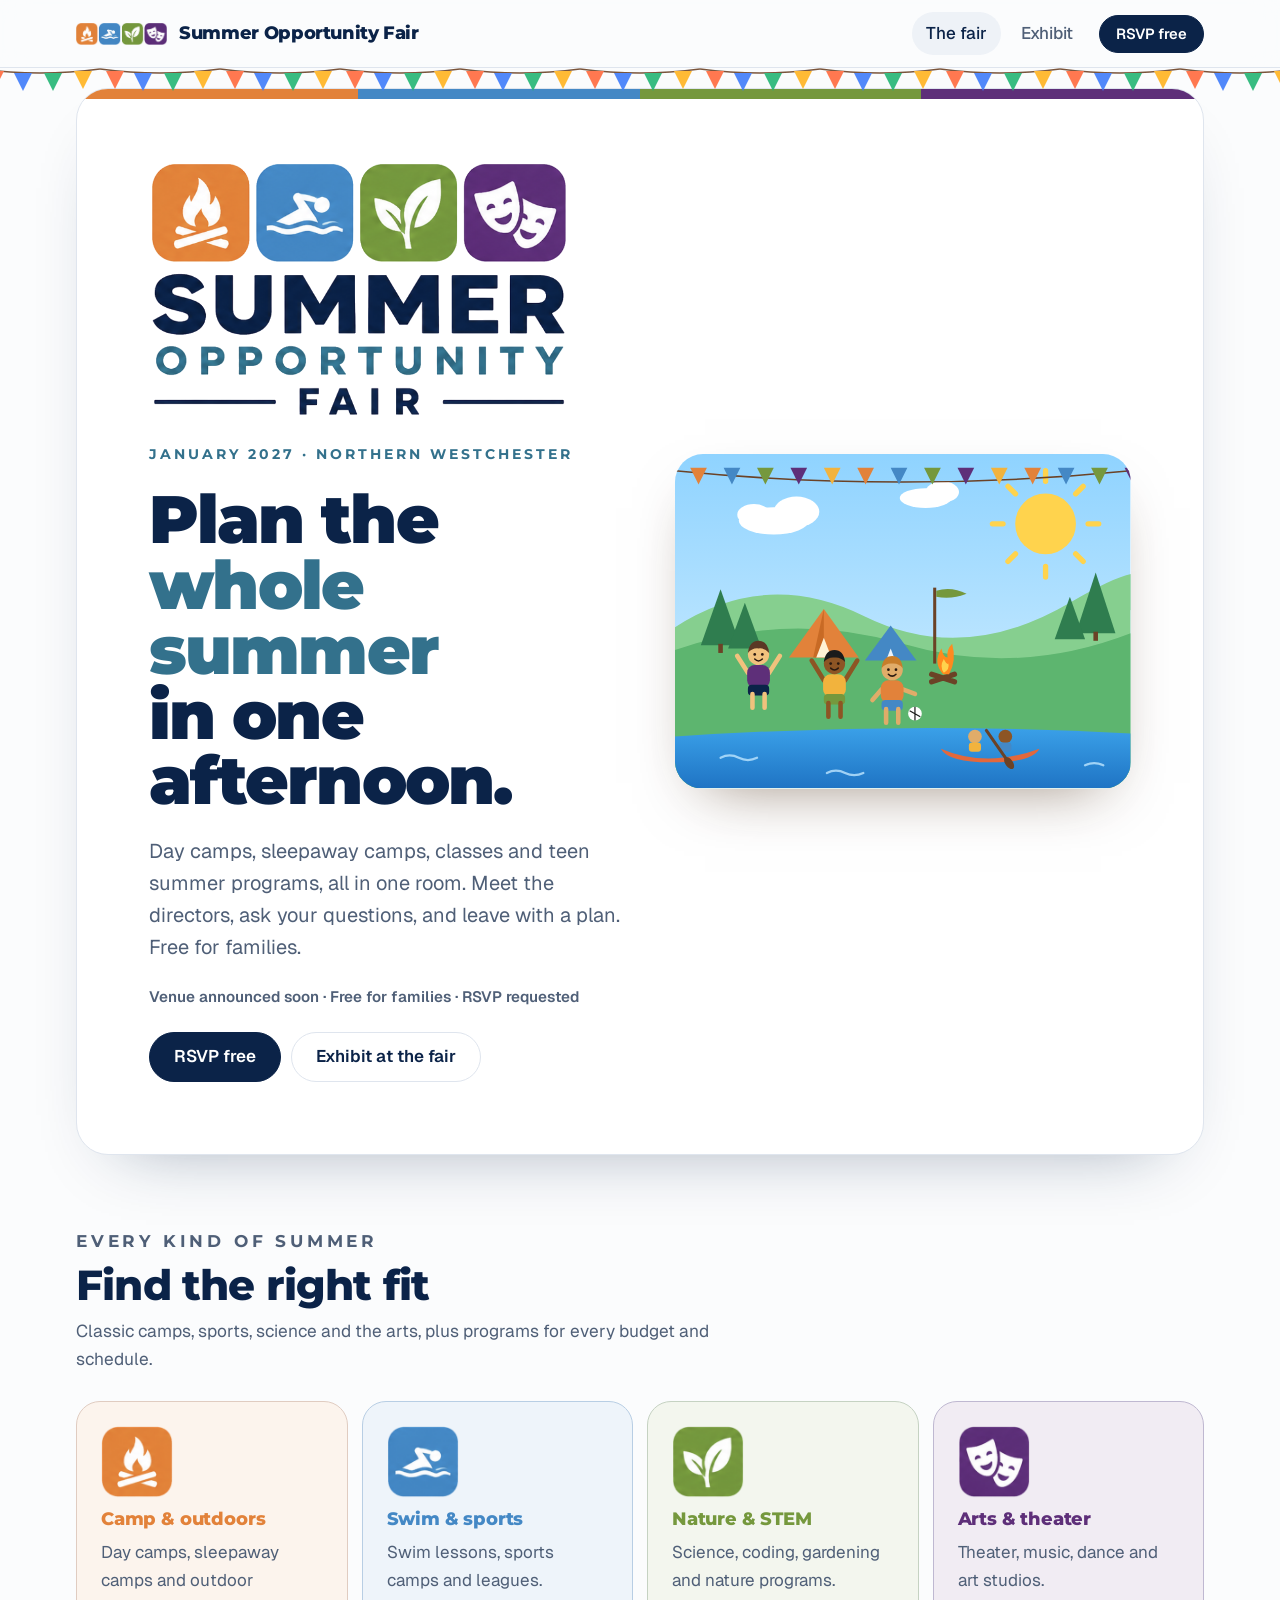
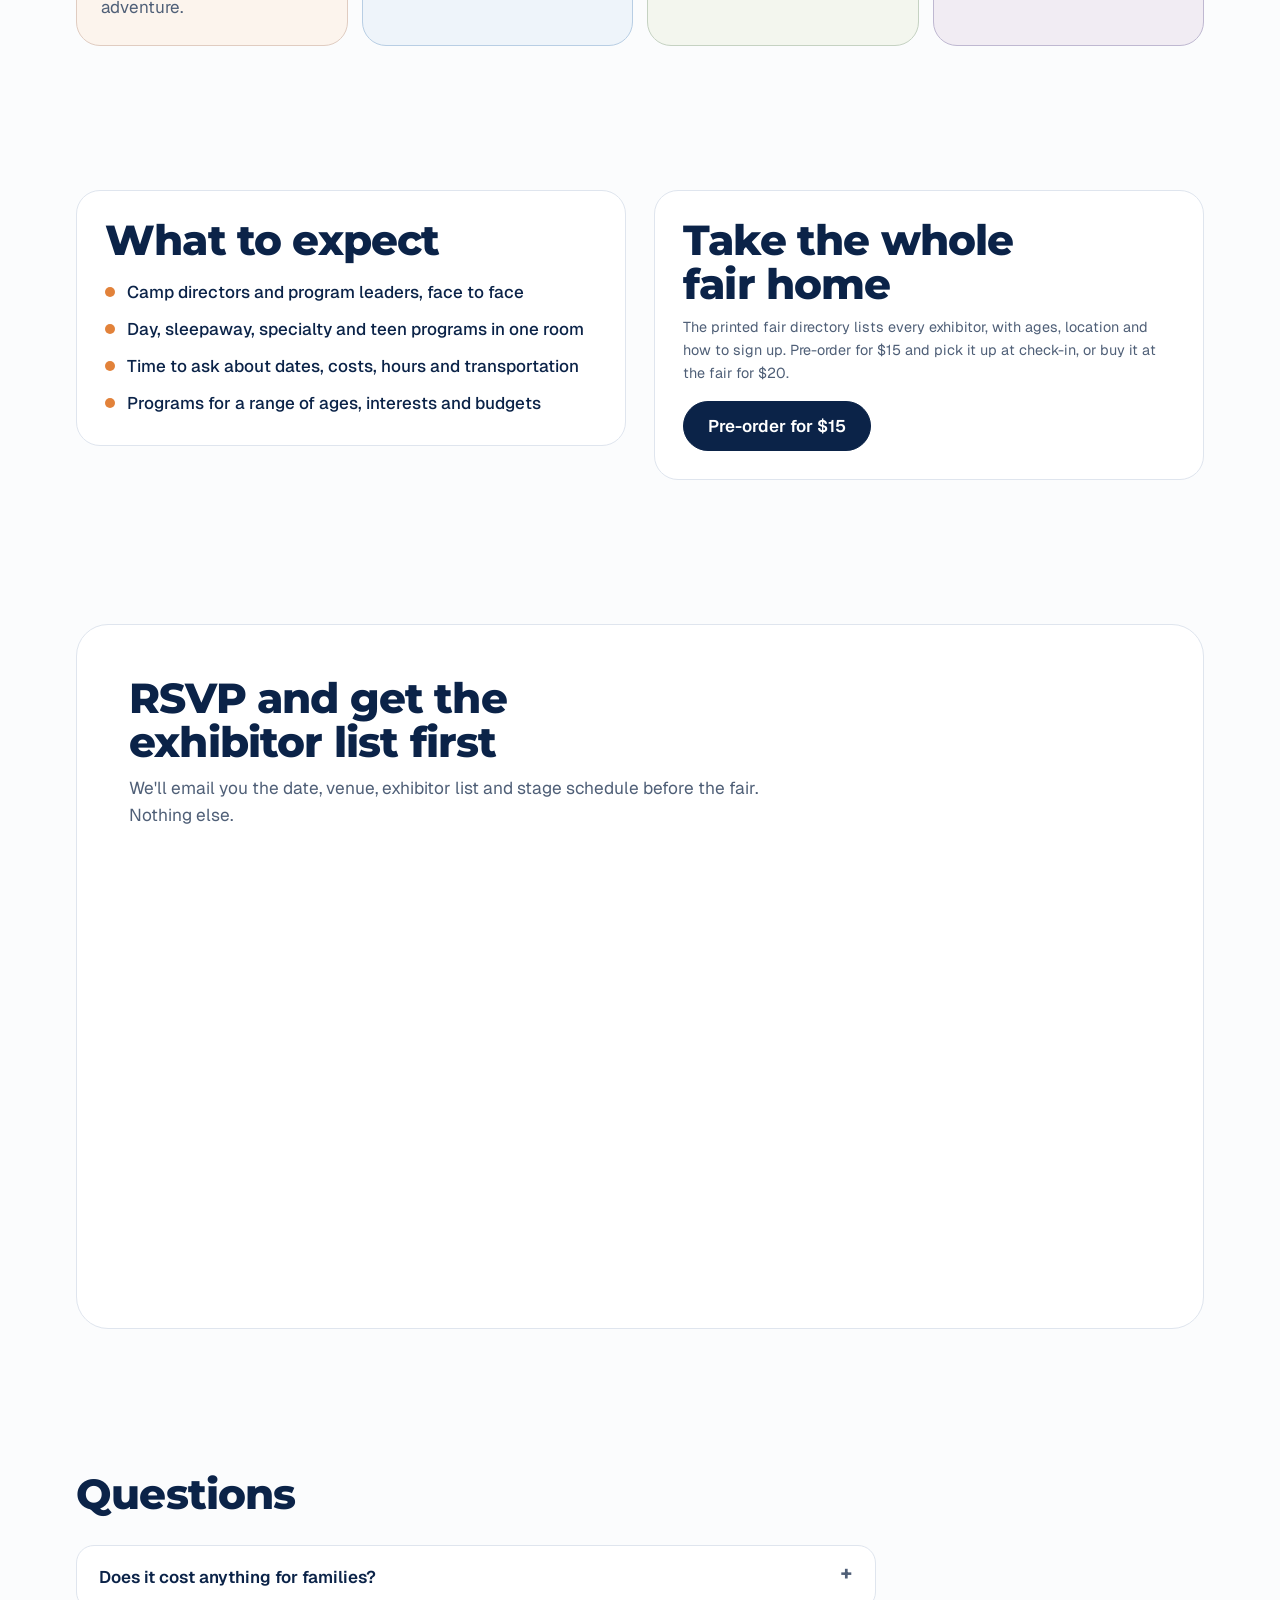
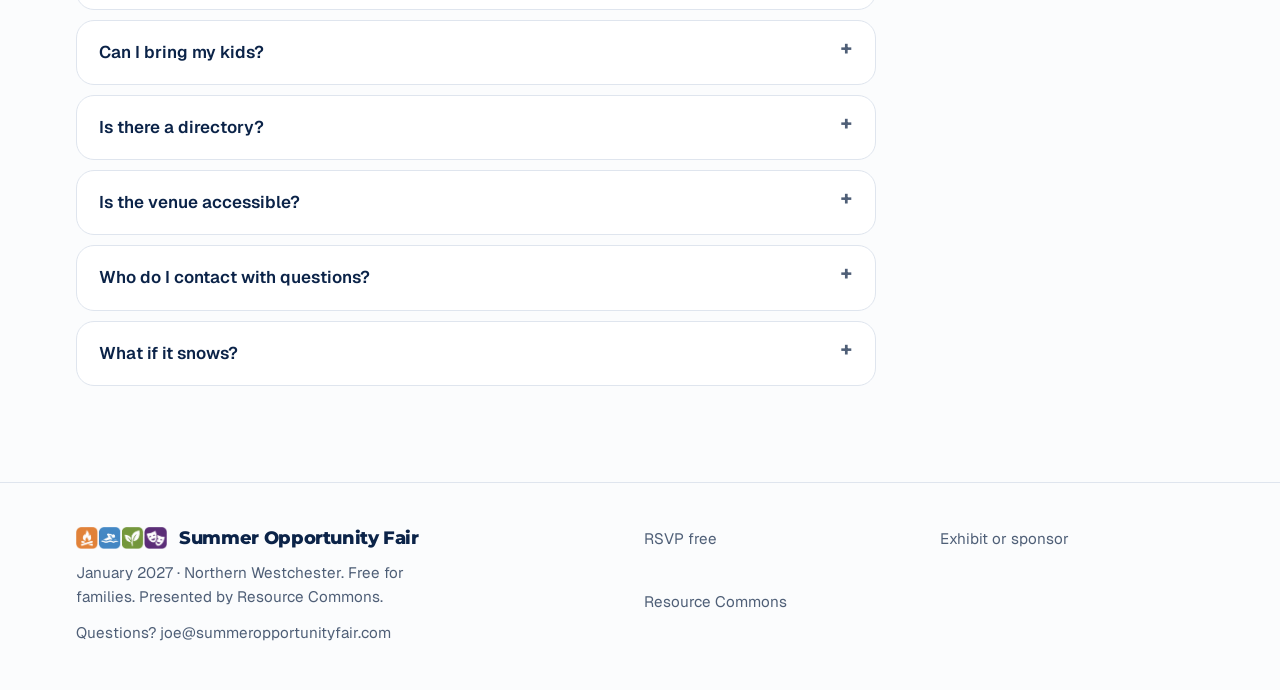
<file: index.html>
<!doctype html>
<html lang="en">
<head>
<meta charset="utf-8">
<meta name="viewport" content="width=device-width, initial-scale=1, viewport-fit=cover">
<title>Summer Opportunity Fair</title>
<meta name="description" content="Westchester&#x27;s summer camp and teen opportunity fair. Day camps, sleepaway camps, classes and teen programs in one room. Free for families.">
<link rel="preconnect" href="https://fonts.googleapis.com">
<link rel="preconnect" href="https://fonts.gstatic.com" crossorigin>
<link rel="stylesheet" href="https://fonts.googleapis.com/css2?family=Montserrat:wght@600;700;800;900&family=Geist:wght@400;500;600&display=swap">
<link rel="icon" href="favicon.ico" sizes="any">
<link rel="icon" type="image/png" sizes="32x32" href="favicon-32.png">
<link rel="apple-touch-icon" href="apple-touch-icon.png">
<meta name="theme-color" content="#0b2348">
<meta property="og:type" content="website">
<meta property="og:site_name" content="Summer Opportunity Fair">
<meta property="og:title" content="Summer Opportunity Fair">
<meta property="og:description" content="Westchester&#x27;s summer camp and teen opportunity fair. Day camps, sleepaway camps, classes and teen programs in one room. Free for families.">
<meta property="og:image" content="https://summeropportunityfair.com/og-image.png">
<meta property="og:image:width" content="1200">
<meta property="og:image:height" content="630">
<meta property="og:url" content="https://summeropportunityfair.com/">
<meta name="twitter:card" content="summary_large_image">
<meta name="twitter:image" content="https://summeropportunityfair.com/og-image.png">
<link rel="stylesheet" href="style.css">
</head>
<body>
<header class="top"><div class="wrap top-in">
<a class="brand" href="index.html"><img class="brand-tiles" src="logo-tiles.png" alt="" width="82" height="20"><span>Summer Opportunity Fair</span></a>
<nav class="nav"><a href="index.html" aria-current="page">The fair</a><a href="exhibit.html">Exhibit</a><a class="btn small" href="index.html#rsvp">RSVP free</a></nav>
</div><div class="bunting-strip" aria-hidden="true"></div></header>
<main class="summer">
<section class="ev-hero"><div class="wrap"><div class="panel hero-split"><div class="hero-text">
<img class="hero-logo" src="logo.png" alt="Summer Opportunity Fair" width="829" height="506">
<p class="kicker">January 2027 · Northern Westchester</p>
<h1>Plan the <span class="tl">whole summer</span> in one afternoon.</h1>
<p class="lede">Day camps, sleepaway camps, classes and teen summer programs, all in one room. Meet the directors, ask your questions, and leave with a plan. Free for families.</p>
<p class="hero-note">Venue announced soon · Free for families · RSVP requested</p>
<div class="cta"><a class="btn" href="#rsvp">RSVP free</a><a class="btn ghost" href="exhibit.html">Exhibit at the fair</a></div>
</div><div class="hero-art" id="hero-art"><svg class="scene" viewBox="0 0 600 440" role="img" aria-label="Illustration of kids playing at a summer camp by a lake, with tents, a canoe and a campfire">
<defs>
<clipPath id="sc"><rect width="600" height="440" rx="28"/></clipPath>
<linearGradient id="sky" x1="0" y1="0" x2="0" y2="1"><stop offset="0" stop-color="#8fd3ff"/><stop offset="1" stop-color="#d9f1ff"/></linearGradient>
<linearGradient id="lake" x1="0" y1="0" x2="0" y2="1"><stop offset="0" stop-color="#3aa0e8"/><stop offset="1" stop-color="#1f74c4"/></linearGradient>
</defs>
<g clip-path="url(#sc)">
<rect width="600" height="440" fill="url(#sky)"/>
<g class="sun"><circle cx="488" cy="92" r="40" fill="#ffd34d"/>
<g stroke="#ffd34d" stroke-width="7" stroke-linecap="round"><path d="M488 92 m0 -56 v-14" transform="rotate(0 488 92)"/><path d="M488 92 m0 -56 v-14" transform="rotate(45 488 92)"/><path d="M488 92 m0 -56 v-14" transform="rotate(90 488 92)"/><path d="M488 92 m0 -56 v-14" transform="rotate(135 488 92)"/><path d="M488 92 m0 -56 v-14" transform="rotate(180 488 92)"/><path d="M488 92 m0 -56 v-14" transform="rotate(225 488 92)"/><path d="M488 92 m0 -56 v-14" transform="rotate(270 488 92)"/><path d="M488 92 m0 -56 v-14" transform="rotate(315 488 92)"/></g></g>
<g class="cloud"><ellipse cx="130" cy="88" rx="46" ry="18" fill="#fff"/><ellipse cx="160" cy="76" rx="30" ry="20" fill="#fff"/><ellipse cx="104" cy="80" rx="22" ry="14" fill="#fff"/></g>
<g class="cloud c2"><ellipse cx="330" cy="58" rx="34" ry="13" fill="#fff"/><ellipse cx="352" cy="50" rx="22" ry="14" fill="#fff"/></g>
<path d="M0 228 Q120 150 250 214 T520 196 T600 206 V440 H0z" fill="#86cf8f"/>
<path d="M0 258 Q150 206 300 250 T600 236 V440 H0z" fill="#5db56f"/>
<g fill="#2f7d4f">
<path d="M34 252 l26 -74 l26 74z"/><path d="M70 256 l22 -60 l22 60z"/><path d="M528 236 l26 -80 l26 80z"/><path d="M500 244 l20 -56 l20 56z"/></g>
<g fill="#6b4226"><rect x="57" y="250" width="6" height="12"/><rect x="551" y="234" width="6" height="12"/></g>
<path d="M0 372 Q300 352 600 368 V440 H0z" fill="url(#lake)"/>
<g stroke="#bfe6ff" stroke-width="3" stroke-linecap="round" fill="none" opacity=".8"><path d="M60 400 q12 -6 24 0 q12 6 24 0"/><path d="M200 420 q12 -6 24 0 q12 6 24 0"/><path d="M540 410 q12 -6 24 0"/></g>
<g class="canoe"><g transform="translate(-30 50)">
<path d="M380 338 q60 26 130 0 q-10 18 -65 18 q-55 0 -65 -18z" fill="#e2683c"/>
<circle cx="425" cy="322" r="9" fill="#e0ac69"/><rect x="417" y="330" width="16" height="12" rx="4" fill="#f2b33d"/>
<circle cx="465" cy="322" r="9" fill="#8d5524"/><rect x="457" y="330" width="16" height="12" rx="4" fill="#4488c5"/>
<path d="M440 314 l28 40" stroke="#6b4226" stroke-width="4" stroke-linecap="round"/><ellipse cx="470" cy="357" rx="5" ry="9" fill="#6b4226" transform="rotate(-35 470 357)"/>
</g></g>
<g><path d="M150 268 l46 -64 l46 64z" fill="#e2823a"/><path d="M196 204 l0 64 l-14 0z" fill="#c86a25"/><path d="M186 268 l10 -26 l10 26z" fill="#fff2d6"/></g>
<g><path d="M250 272 l34 -46 l34 46z" fill="#4488c5"/><path d="M278 272 l6 -16 l6 16z" fill="#eaf3fb"/></g>
<g><rect x="340" y="176" width="4" height="100" fill="#6b4226"/><path class="flag" d="M344 180 q20 -6 40 4 q-20 8 -40 4z" fill="#75983d"/></g>
<g class="fire"><path d="M338 300 l30 -10 M338 290 l30 10" stroke="#6b4226" stroke-width="7" stroke-linecap="round"/>
<path d="M353 290 q-14 -16 -2 -34 q2 12 8 12 q-2 -10 6 -18 q6 22 -4 40z" fill="#ff8a1f"/><path d="M354 288 q-6 -8 0 -18 q4 8 6 6 q2 8 -6 12z" fill="#ffd34d"/></g>
<g class="kid">
<path d="M96 288 l-14 -22 M124 288 l14 -22" stroke="#f1c27d" stroke-width="6" stroke-linecap="round"/>
<rect x="95" y="278" width="30" height="30" rx="10" fill="#5e2f79"/>
<rect x="96" y="304" width="28" height="14" rx="5" fill="#0b2348"/>
<path d="M102 316 v18 M118 316 v18" stroke="#f1c27d" stroke-width="6" stroke-linecap="round"/>
<circle cx="110" cy="264" r="14" fill="#f1c27d"/>
<path d="M96 262 q2 -16 14 -16 q12 0 14 16 q-6 -7 -14 -6 q-8 -1 -14 6z" fill="#5a3825"/>
<circle cx="105" cy="264" r="1.8" fill="#2a1a10"/><circle cx="115" cy="264" r="1.8" fill="#2a1a10"/>
<path d="M105 270 q5 5 10 0" stroke="#2a1a10" stroke-width="2" fill="none" stroke-linecap="round"/>
</g>
<g class="kid jumper">
<path d="M196 298 l-16 -26 M224 298 l16 -26" stroke="#8d5524" stroke-width="6" stroke-linecap="round"/>
<rect x="195" y="290" width="30" height="30" rx="10" fill="#f2b33d"/>
<rect x="196" y="316" width="28" height="14" rx="5" fill="#75983d"/>
<path d="M202 328 v18 M218 328 v18" stroke="#8d5524" stroke-width="6" stroke-linecap="round"/>
<circle cx="210" cy="276" r="14" fill="#8d5524"/>
<path d="M196 274 q2 -16 14 -16 q12 0 14 16 q-6 -7 -14 -6 q-8 -1 -14 6z" fill="#1b1b1b"/>
<circle cx="205" cy="276" r="1.8" fill="#2a1a10"/><circle cx="215" cy="276" r="1.8" fill="#2a1a10"/>
<path d="M205 282 q5 5 10 0" stroke="#2a1a10" stroke-width="2" fill="none" stroke-linecap="round"/>
</g>
<g class="kid">
<path d="M272 310 l-12 14 M300 310 l16 6" stroke="#e0ac69" stroke-width="6" stroke-linecap="round"/>
<rect x="271" y="298" width="30" height="30" rx="10" fill="#e2823a"/>
<rect x="272" y="324" width="28" height="14" rx="5" fill="#4488c5"/>
<path d="M278 336 v18 M294 336 v18" stroke="#e0ac69" stroke-width="6" stroke-linecap="round"/>
<circle cx="286" cy="284" r="14" fill="#e0ac69"/>
<path d="M272 282 q2 -16 14 -16 q12 0 14 16 q-6 -7 -14 -6 q-8 -1 -14 6z" fill="#c77d2a"/>
<circle cx="281" cy="284" r="1.8" fill="#2a1a10"/><circle cx="291" cy="284" r="1.8" fill="#2a1a10"/>
<path d="M281 290 q5 5 10 0" stroke="#2a1a10" stroke-width="2" fill="none" stroke-linecap="round"/>
</g>
<circle cx="316" cy="342" r="9" fill="#fff"/><path d="M309 338 l14 8 M316 333 v18" stroke="#1b1b1b" stroke-width="1.6"/>
<path d="M0 22 Q300 52 600 22" stroke="#6b4226" stroke-width="2" fill="none"/>
<g class="bunting"><path d="M20 18 l22 0 l-11 22z" fill="#e2823a"/><path d="M64 18 l22 0 l-11 22z" fill="#4488c5"/><path d="M108 18 l22 0 l-11 22z" fill="#75983d"/><path d="M152 18 l22 0 l-11 22z" fill="#5e2f79"/><path d="M196 18 l22 0 l-11 22z" fill="#f2b33d"/><path d="M240 18 l22 0 l-11 22z" fill="#e2823a"/><path d="M284 18 l22 0 l-11 22z" fill="#4488c5"/><path d="M328 18 l22 0 l-11 22z" fill="#75983d"/><path d="M372 18 l22 0 l-11 22z" fill="#5e2f79"/><path d="M416 18 l22 0 l-11 22z" fill="#f2b33d"/><path d="M460 18 l22 0 l-11 22z" fill="#e2823a"/><path d="M504 18 l22 0 l-11 22z" fill="#4488c5"/><path d="M548 18 l22 0 l-11 22z" fill="#75983d"/><path d="M592 18 l22 0 l-11 22z" fill="#5e2f79"/></g>
</g></svg></div></div></div></section>
<section class="band"><div class="wrap">
<div class="sec-h"><p class="kicker">Every kind of summer</p><h2>Find the right fit</h2><p>Classic camps, sports, science and the arts, plus programs for every budget and schedule.</p></div>
<div class="cats">
<div class="cat orange"><img src="tile-camp.png" alt="" width="80" height="80"><h3>Camp & outdoors</h3><p>Day camps, sleepaway camps and outdoor adventure.</p></div>
<div class="cat blue"><img src="tile-sports.png" alt="" width="80" height="80"><h3>Swim & sports</h3><p>Swim lessons, sports camps and leagues.</p></div>
<div class="cat green"><img src="tile-nature.png" alt="" width="80" height="80"><h3>Nature & STEM</h3><p>Science, coding, gardening and nature programs.</p></div>
<div class="cat purple"><img src="tile-arts.png" alt="" width="80" height="80"><h3>Arts & theater</h3><p>Theater, music, dance and art studios.</p></div>
</div></div></section>
<section class="band"><div class="wrap two">
<div><h2>What to expect</h2><ul class="talks"><li>Camp directors and program leaders, face to face</li><li>Day, sleepaway, specialty and teen programs in one room</li><li>Time to ask about dates, costs, hours and transportation</li><li>Programs for a range of ages, interests and budgets</li></ul></div>
<div><h2>Take the whole fair home</h2><p class="small-note">The printed fair directory lists every exhibitor, with ages, location and how to sign up. Pre-order for $15 and pick it up at check-in, or buy it at the fair for $20.</p><div class="cta"><a class="btn" data-link="pay-PREORDER" href="#">Pre-order for $15</a></div></div>
</div></section>
<section class="band" id="rsvp"><div class="wrap">
<div class="signup-card">
<div class="sec-h"><h2>RSVP and get the exhibitor list first</h2><p>We'll email you the date, venue, exhibitor list and stage schedule before the fair. Nothing else.</p></div>
<iframe data-tally-src="https://tally.so/embed/M1azbY?alignLeft=1&hideTitle=1&transparentBackground=1&dynamicHeight=1" loading="lazy" width="100%" height="420" frameborder="0" marginheight="0" marginwidth="0" title="Family RSVP"></iframe>
<script>var d=document,w="https://tally.so/widgets/embed.js",v=function(){"undefined"!=typeof Tally?Tally.loadEmbeds():d.querySelectorAll("iframe[data-tally-src]:not([src])").forEach(function(e){e.src=e.dataset.tallySrc})};if("undefined"!=typeof Tally)v();else if(d.querySelector('script[src="'+w+'"]')==null){var s=d.createElement("script");s.src=w,s.onload=v,s.onerror=v,d.body.appendChild(s);}</script></div>
</div></section>
<section class="band"><div class="wrap">
<div class="sec-h"><h2>Questions</h2></div>
<div class="faq">
<details><summary>Does it cost anything for families?</summary><p>No. The fair is always free for families.</p></details>
<details><summary>Can I bring my kids?</summary><p>Yes, kids are welcome.</p></details>
<details><summary>Is there a directory?</summary><p>Yes. The printed fair directory lists every exhibitor. Pre-order it online for $15 and pick it up at check-in, or buy it at the fair for $20.</p></details>
<details><summary>Is the venue accessible?</summary><p>Yes. We choose venues with step-free access, accessible restrooms and nearby parking.</p></details>
<details><summary>Who do I contact with questions?</summary><p>Email joe@summeropportunityfair.com.</p></details>
<details><summary>What if it snows?</summary><p>There's a published snow date. Everyone who RSVPs gets an email if anything changes.</p></details>
</div></div></section>
</main>
<footer class="foot"><div class="wrap foot-in">
<div><a class="brand" href="index.html"><img class="brand-tiles" src="logo-tiles.png" alt="" width="82" height="20"><span>Summer Opportunity Fair</span></a>
<p>January 2027 · Northern Westchester. Free for families. Presented by Resource Commons.</p><p>Questions? joe@summeropportunityfair.com</p></div>
<div class="foot-links"><a href="index.html#rsvp">RSVP free</a><a href="exhibit.html">Exhibit or sponsor</a><a href="https://resourcecommons.com">Resource Commons</a></div>
</div></footer>
<script src="config.js"></script>
<script src="site.js"></script>
</body>
</html>
</file>
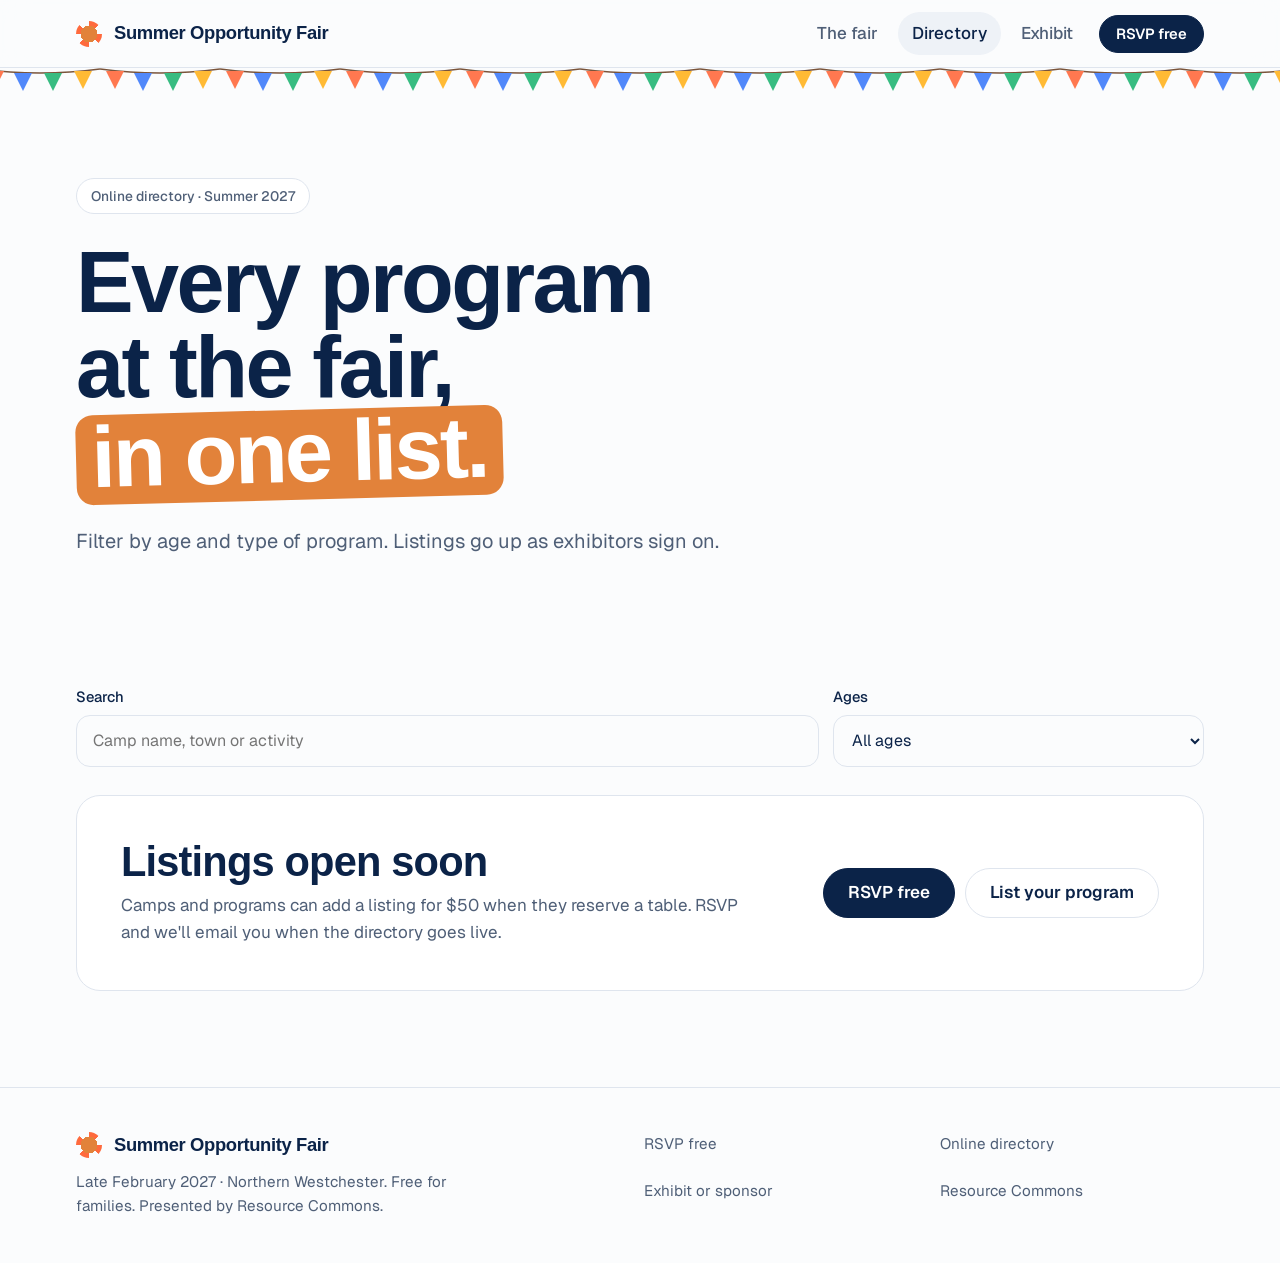
<file: directory.html>
<!doctype html>
<html lang="en">
<head>
<meta charset="utf-8">
<meta name="viewport" content="width=device-width, initial-scale=1, viewport-fit=cover">
<title>Directory · Summer Opportunity Fair</title>
<meta name="description" content="Online directory of camps, classes and teen programs exhibiting at the Summer Opportunity Fair.">
<meta name="claude:viewport-fit-sides" content="cover">
<link rel="preconnect" href="https://fonts.googleapis.com">
<link rel="preconnect" href="https://fonts.gstatic.com" crossorigin>
<link rel="stylesheet" href="https://fonts.googleapis.com/css2?family=Bricolage+Grotesque:opsz,wght@12..96,500;12..96,700;12..96,800&family=Geist:wght@400;500;600&display=swap">
<link rel="stylesheet" href="style.css">
</head>
<body>
<header class="top"><div class="wrap top-in">
<a class="brand" href="index.html"><span class="mark sun" aria-hidden="true"></span>Summer Opportunity Fair</a>
<nav class="nav"><a href="index.html">The fair</a><a href="directory.html" aria-current="page">Directory</a><a href="exhibit.html">Exhibit</a><a class="btn small" href="index.html#rsvp">RSVP free</a></nav>
</div><div class="bunting-strip" aria-hidden="true"></div></header>
<main class="summer">
<section class="hero"><div class="wrap">
<p class="eyebrow">Online directory · Summer 2027</p>
<h1>Every program at the fair, <span class="hl">in one list.</span></h1>
<p class="lede">Filter by age and type of program. Listings go up as exhibitors sign on.</p>
</div></section>
<section class="band"><div class="wrap">
<div class="dir-tools"><label class="fld"><span>Search</span><input id="d-q" placeholder="Camp name, town or activity"></label>
<label class="fld"><span>Ages</span><select id="d-age"><option value="">All ages</option><option>Little Kids</option><option>Big Kids</option><option>Teens</option></select></label></div>
<div id="dir-list" class="dir-list"></div>
<div id="dir-empty" class="split"><div><h2>Listings open soon</h2><p>Camps and programs can add a listing for $50 when they reserve a table. RSVP and we'll email you when the directory goes live.</p></div><div class="cta"><a class="btn" href="index.html#rsvp">RSVP free</a><a class="btn ghost" href="exhibit.html">List your program</a></div></div>
</div></section>
</main>
<footer class="foot"><div class="wrap foot-in">
<div><a class="brand" href="index.html"><span class="mark sun" aria-hidden="true"></span>Summer Opportunity Fair</a>
<p>Late February 2027 · Northern Westchester. Free for families. Presented by Resource Commons.</p></div>
<div class="foot-links"><a href="index.html#rsvp">RSVP free</a><a href="directory.html">Online directory</a><a href="exhibit.html">Exhibit or sponsor</a><a href="https://resourcecommons.com">Resource Commons</a></div>
</div></footer>
<script src="config.js"></script>
<script src="site.js"></script>
</body>
</html>
</file>
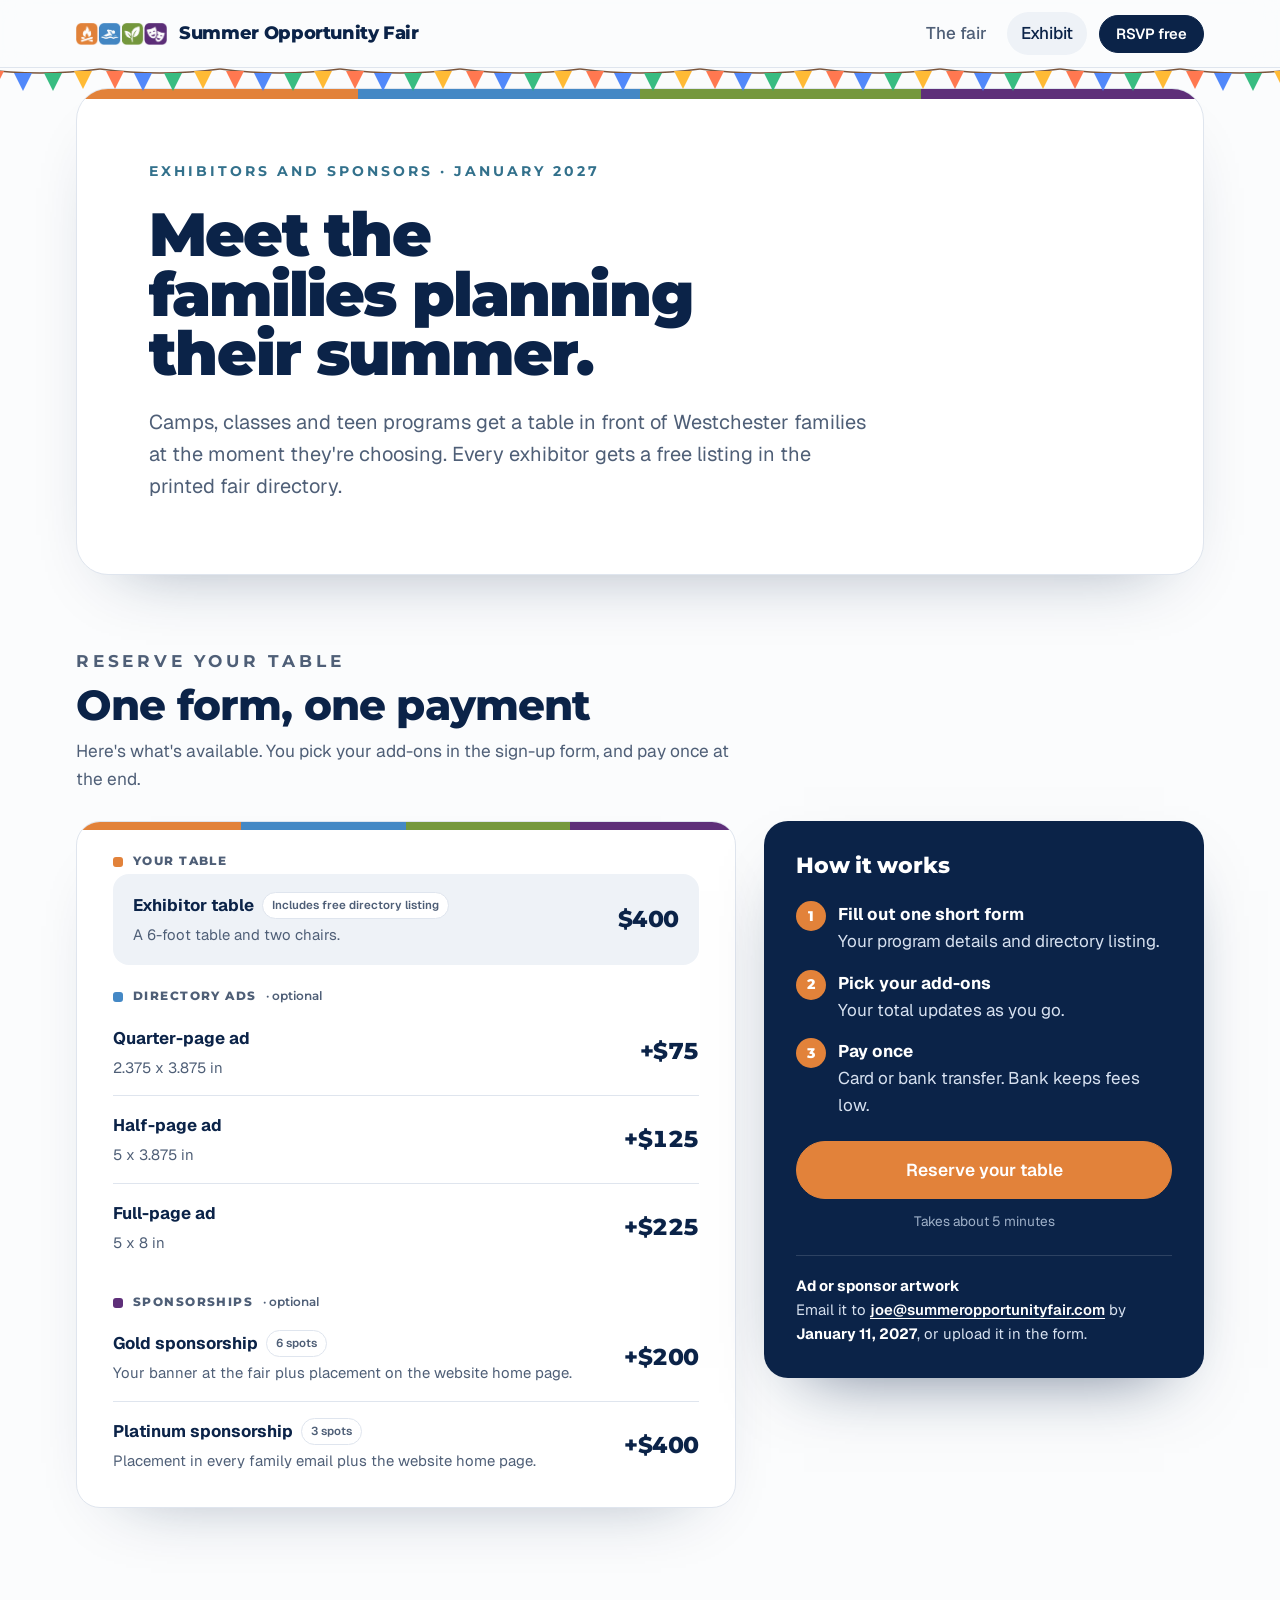
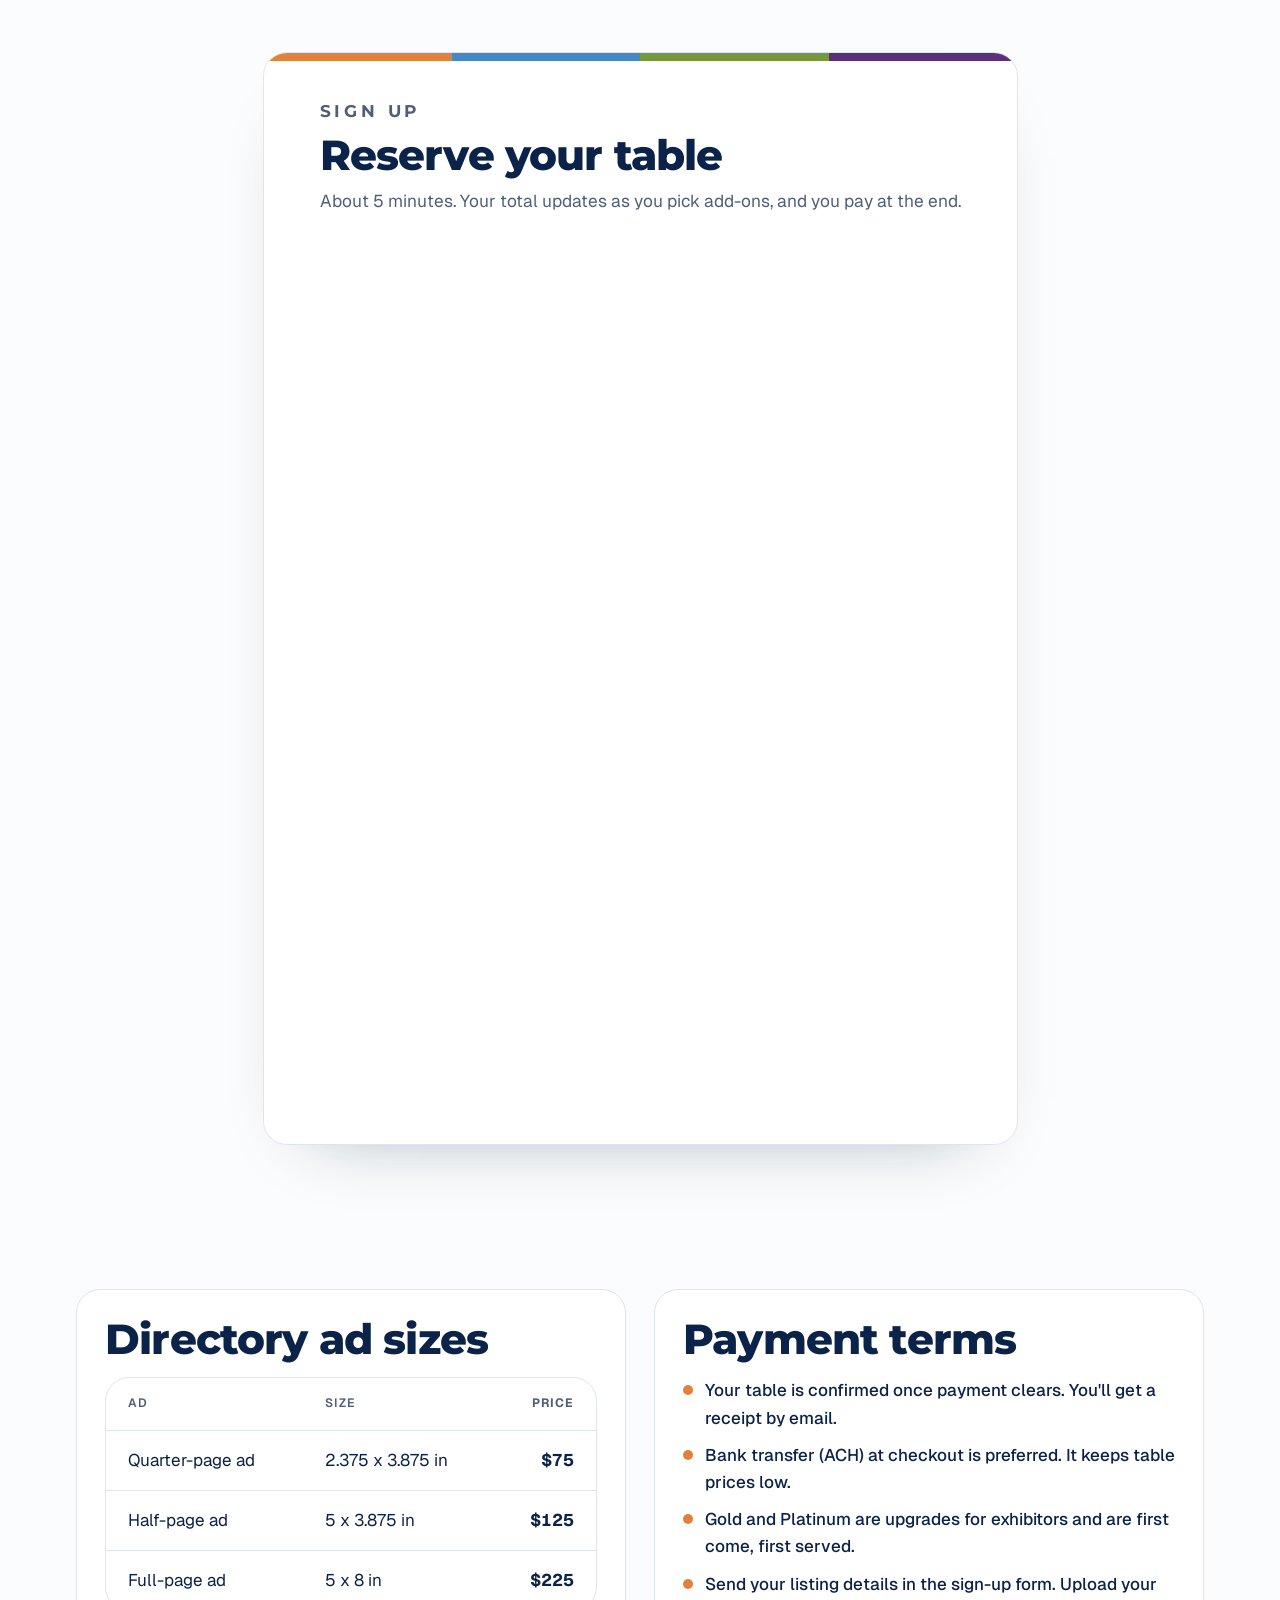
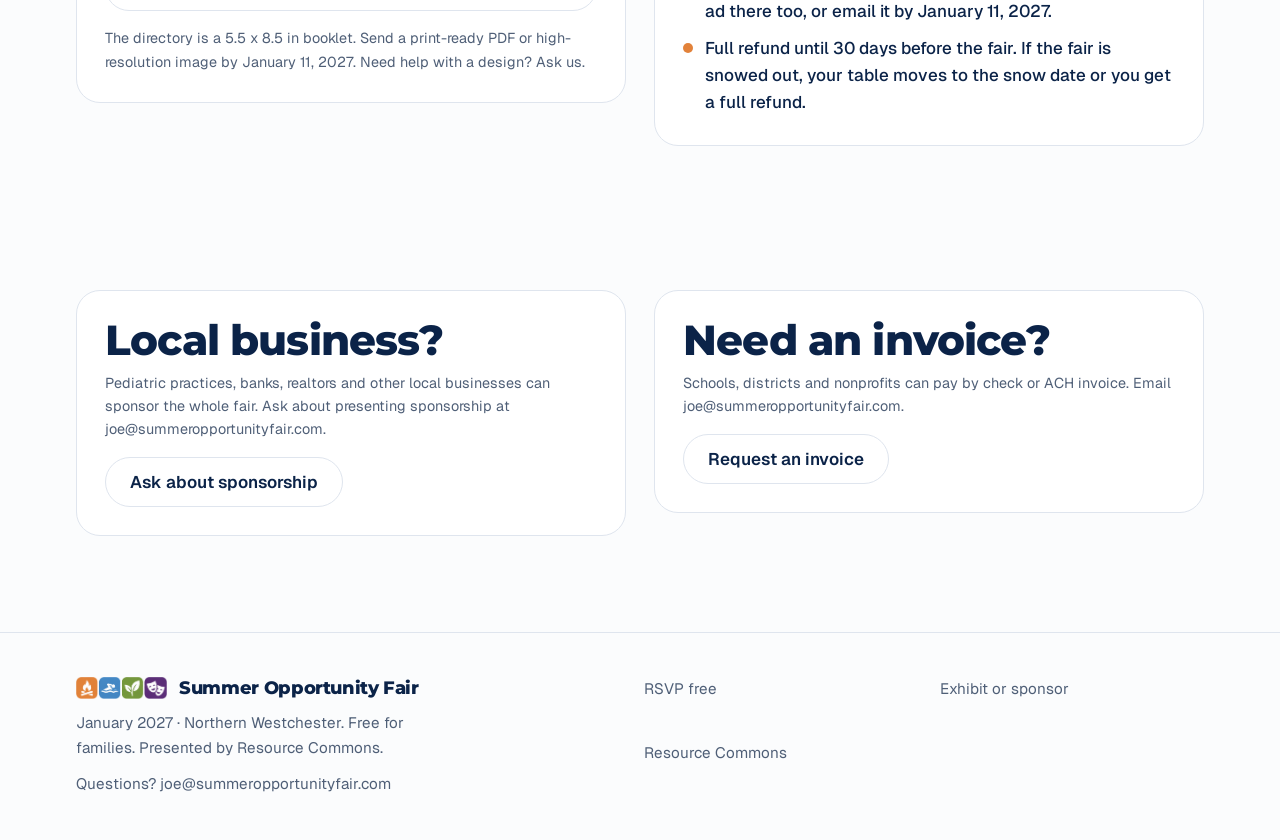
<file: exhibit.html>
<!doctype html>
<html lang="en">
<head>
<meta charset="utf-8">
<meta name="viewport" content="width=device-width, initial-scale=1, viewport-fit=cover">
<title>Exhibit · Summer Opportunity Fair</title>
<meta name="description" content="Reserve an exhibitor table, directory ad or sponsorship for the Summer Opportunity Fair in Westchester.">
<link rel="preconnect" href="https://fonts.googleapis.com">
<link rel="preconnect" href="https://fonts.gstatic.com" crossorigin>
<link rel="stylesheet" href="https://fonts.googleapis.com/css2?family=Montserrat:wght@600;700;800;900&family=Geist:wght@400;500;600&display=swap">
<link rel="icon" href="favicon.ico" sizes="any">
<link rel="icon" type="image/png" sizes="32x32" href="favicon-32.png">
<link rel="apple-touch-icon" href="apple-touch-icon.png">
<meta name="theme-color" content="#0b2348">
<meta property="og:type" content="website">
<meta property="og:site_name" content="Summer Opportunity Fair">
<meta property="og:title" content="Exhibit · Summer Opportunity Fair">
<meta property="og:description" content="Reserve an exhibitor table, directory ad or sponsorship for the Summer Opportunity Fair in Westchester.">
<meta property="og:image" content="https://summeropportunityfair.com/og-image.png">
<meta property="og:image:width" content="1200">
<meta property="og:image:height" content="630">
<meta property="og:url" content="https://summeropportunityfair.com/">
<meta name="twitter:card" content="summary_large_image">
<meta name="twitter:image" content="https://summeropportunityfair.com/og-image.png">
<link rel="stylesheet" href="style.css">
</head>
<body>
<header class="top"><div class="wrap top-in">
<a class="brand" href="index.html"><img class="brand-tiles" src="logo-tiles.png" alt="" width="82" height="20"><span>Summer Opportunity Fair</span></a>
<nav class="nav"><a href="index.html">The fair</a><a href="exhibit.html" aria-current="page">Exhibit</a><a class="btn small" href="index.html#rsvp">RSVP free</a></nav>
</div><div class="bunting-strip" aria-hidden="true"></div></header>
<main class="summer">
<section class="ev-hero"><div class="wrap"><div class="panel slim">
<p class="kicker">Exhibitors and sponsors · January 2027</p>
<h1>Meet the families planning their summer.</h1>
<p class="lede">Camps, classes and teen programs get a table in front of Westchester families at the moment they're choosing. Every exhibitor gets a free listing in the printed fair directory.</p>
</div></div></section>
<section class="band"><div class="wrap">
<div class="sec-h"><p class="kicker">Reserve your table</p><h2>One form, one payment</h2><p>Here's what's available. You pick your add-ons in the sign-up form, and pay once at the end.</p></div>
<style>
.ex-grid { display: grid; grid-template-columns: minmax(0, 1.5fr) minmax(0, 1fr); gap: 28px; align-items: start; }
@media (max-width: 860px) { .ex-grid { grid-template-columns: 1fr; } }
.sheet { position: relative; overflow: hidden; background: var(--card); border: 1px solid var(--line); border-radius: var(--r); padding: 34px clamp(20px, 4vw, 36px) 18px; box-shadow: 0 30px 70px -50px rgba(11,35,72,.45); }
.sheet::before { content: ""; position: absolute; inset: 0 0 auto; height: 8px; background: linear-gradient(90deg, var(--orange) 0 25%, var(--blue) 0 50%, var(--green) 0 75%, var(--purple) 0); }
.sheet h3 { display: flex; align-items: center; gap: 10px; font: 800 .74rem/1 var(--display); letter-spacing: .12em; text-transform: uppercase; color: var(--muted); margin: 26px 0 6px; }
.sheet h3:first-child { margin-top: 0; }
.sheet h3::before { content: ""; width: 10px; height: 10px; border-radius: 3px; background: var(--c, var(--orange)); }
.sheet ul { list-style: none; margin: 0; padding: 0; }
.sheet li { display: grid; grid-template-columns: 1fr auto; gap: 4px 20px; padding: 16px 0; border-bottom: 1px solid var(--line); }
.sheet ul li:last-child { border-bottom: 0; }
.sheet .nm { font-weight: 700; font-size: 1.05rem; }
.sheet .ds { grid-column: 1; color: var(--muted); font-size: .93rem; }
.sheet .pr { grid-row: 1 / span 2; grid-column: 2; align-self: center; font: 800 1.45rem/1 var(--display); letter-spacing: -.02em; font-variant-numeric: tabular-nums; }
.sheet .base { background: var(--soft); border-radius: 16px; padding: 18px 20px; border: 0; }
.sheet .tag { display: inline-block; margin-left: 8px; padding: 3px 9px; border-radius: 999px; background: var(--card); border: 1px solid var(--line); font-size: .72rem; font-weight: 600; color: var(--muted); vertical-align: 2px; }
.order { grid-template-columns: 1fr; position: sticky; top: 110px; display: grid; gap: 22px; padding: 32px; border-radius: var(--r); background: #0b2348; color: #fff; box-shadow: 0 30px 70px -40px rgba(11,35,72,.7); }
.order h3 { font: 800 1.35rem/1.2 var(--display); margin: 0; color: #fff; }
.order ol { list-style: none; margin: 0; padding: 0; display: grid; gap: 14px; counter-reset: s; }
.order li { display: grid; grid-template-columns: 30px 1fr; gap: 12px; align-items: start; color: #d7e1f0; counter-increment: s; }
.order li::before { content: counter(s); display: grid; place-items: center; width: 30px; height: 30px; border-radius: 50%; background: var(--orange); color: #fff; font: 800 .9rem/1 var(--display); }
.order li strong { color: #fff; display: block; }
.order .btn { width: 100%; justify-content: center; min-height: 58px; font-size: 1.08rem; background: var(--orange); border-color: var(--orange); color: #fff; }
.order .fine { margin: -10px 0 0; text-align: center; font-size: .85rem; color: #9fb0c8; }
.order .note { border-top: 1px solid rgba(255,255,255,.14); padding-top: 18px; font-size: .93rem; color: #d7e1f0; }
.order .note strong { color: #fff; }
.form-card { position: relative; overflow: hidden; max-width: 820px; margin: 0 auto; background: var(--card); border: 1px solid var(--line); border-radius: var(--r); padding: 44px clamp(20px, 5vw, 56px) 28px; box-shadow: 0 30px 70px -50px rgba(11,35,72,.45); scroll-margin-top: 110px; }
.form-card::before { content: ""; position: absolute; inset: 0 0 auto; height: 8px; background: linear-gradient(90deg, var(--orange) 0 25%, var(--blue) 0 50%, var(--green) 0 75%, var(--purple) 0); }
.form-card iframe { display: block; width: 100%; border: 0; }
#reserve { scroll-margin-top: 100px; }
.order .note a { color: #fff; font-weight: 600; text-decoration: underline; text-underline-offset: 3px; word-break: break-word; }
</style>
<div class="ex-grid">
<div class="sheet">
<h3 style="--c: var(--orange)">Your table</h3>
<ul><li class="base"><span class="nm">Exhibitor table<span class="tag">Includes free directory listing</span></span><span class="ds">A 6-foot table and two chairs.</span><span class="pr">$400</span></li></ul>
<h3 style="--c: var(--blue)">Directory ads <span style="text-transform:none;letter-spacing:0;font-weight:600">· optional</span></h3>
<ul><li><span class="nm">Quarter-page ad</span><span class="ds">2.375 x 3.875 in</span><span class="pr">+$75</span></li><li><span class="nm">Half-page ad</span><span class="ds">5 x 3.875 in</span><span class="pr">+$125</span></li><li><span class="nm">Full-page ad</span><span class="ds">5 x 8 in</span><span class="pr">+$225</span></li></ul>
<h3 style="--c: var(--purple)">Sponsorships <span style="text-transform:none;letter-spacing:0;font-weight:600">· optional</span></h3>
<ul><li><span class="nm">Gold sponsorship<span class="tag">6 spots</span></span><span class="ds">Your banner at the fair plus placement on the website home page.</span><span class="pr">+$200</span></li><li><span class="nm">Platinum sponsorship<span class="tag">3 spots</span></span><span class="ds">Placement in every family email plus the website home page.</span><span class="pr">+$400</span></li></ul>
</div>
<aside class="order">
<h3>How it works</h3>
<ol>
<li><span><strong>Fill out one short form</strong>Your program details and directory listing.</span></li>
<li><span><strong>Pick your add-ons</strong>Your total updates as you go.</span></li>
<li><span><strong>Pay once</strong>Card or bank transfer. Bank keeps fees low.</span></li>
</ol>
<a class="btn" href="#reserve">Reserve your table</a>
<p class="fine">Takes about 5 minutes</p>
<p class="note"><strong>Ad or sponsor artwork</strong><br>Email it to <a href="mailto:joe@summeropportunityfair.com">joe@summeropportunityfair.com</a> by <strong>January 11, 2027</strong>, or upload it in the form.</p>
</aside>
</div>
</div></section>
<section class="band" id="reserve"><div class="wrap">
<div class="form-card">
<div class="sec-h"><p class="kicker">Sign up</p><h2>Reserve your table</h2><p>About 5 minutes. Your total updates as you pick add-ons, and you pay at the end.</p></div>
<iframe data-tally-src="https://tally.so/embed/J1lzGd?alignLeft=1&hideTitle=1&transparentBackground=1&dynamicHeight=1" loading="lazy" width="100%" height="900" frameborder="0" marginheight="0" marginwidth="0" title="Exhibitor sign-up"></iframe>
<script>var d=document,w="https://tally.so/widgets/embed.js",v=function(){"undefined"!=typeof Tally?Tally.loadEmbeds():d.querySelectorAll("iframe[data-tally-src]:not([src])").forEach(function(e){e.src=e.dataset.tallySrc})};if("undefined"!=typeof Tally)v();else if(d.querySelector('script[src="'+w+'"]')==null){var s=d.createElement("script");s.src=w,s.onload=v,s.onerror=v,d.body.appendChild(s);}</script>
</div>
</div></section>
<section class="band"><div class="wrap two">
<div><h2>Directory ad sizes</h2><div class="tbl"><table><thead><tr><th>Ad</th><th>Size</th><th class="num">Price</th></tr></thead><tbody><tr><td>Quarter-page ad</td><td>2.375 x 3.875 in</td><td class='num'>$75</td></tr><tr><td>Half-page ad</td><td>5 x 3.875 in</td><td class='num'>$125</td></tr><tr><td>Full-page ad</td><td>5 x 8 in</td><td class='num'>$225</td></tr></tbody></table></div>
<p class="small-note">The directory is a 5.5 x 8.5 in booklet. Send a print-ready PDF or high-resolution image by January 11, 2027. Need help with a design? Ask us.</p></div>
<div><h2>Payment terms</h2><ul class="talks"><li>Your table is confirmed once payment clears. You&#x27;ll get a receipt by email.</li><li>Bank transfer (ACH) at checkout is preferred. It keeps table prices low.</li><li>Gold and Platinum are upgrades for exhibitors and are first come, first served.</li><li>Send your listing details in the sign-up form. Upload your ad there too, or email it by January 11, 2027.</li><li>Full refund until 30 days before the fair. If the fair is snowed out, your table moves to the snow date or you get a full refund.</li></ul></div>
</div></section>
<section class="band"><div class="wrap two">
<div><h2>Local business?</h2><p class="small-note">Pediatric practices, banks, realtors and other local businesses can sponsor the whole fair. Ask about presenting sponsorship at joe@summeropportunityfair.com.</p><a class="btn ghost" data-link="contact" href="#">Ask about sponsorship</a></div>
<div><h2>Need an invoice?</h2><p class="small-note">Schools, districts and nonprofits can pay by check or ACH invoice. Email joe@summeropportunityfair.com.</p><a class="btn ghost" data-link="contact" href="#">Request an invoice</a></div>
</div></section>
</main>
<footer class="foot"><div class="wrap foot-in">
<div><a class="brand" href="index.html"><img class="brand-tiles" src="logo-tiles.png" alt="" width="82" height="20"><span>Summer Opportunity Fair</span></a>
<p>January 2027 · Northern Westchester. Free for families. Presented by Resource Commons.</p><p>Questions? joe@summeropportunityfair.com</p></div>
<div class="foot-links"><a href="index.html#rsvp">RSVP free</a><a href="exhibit.html">Exhibit or sponsor</a><a href="https://resourcecommons.com">Resource Commons</a></div>
</div></footer>
<script src="config.js"></script>
<script src="site.js"></script>
</body>
</html>
</file>
<file: style.css>
/* Layout: bright bento of five fair tiles under a bold headline; each fair owns one saturated color. */
:root {
  --bg: #fbfbf8;
  --card: #ffffff;
  --soft: #f1f2ec;
  --ink: #101513;
  --muted: #5d6661;
  --line: #e3e5dd;
  --btn: #101513;
  --btn-ink: #ffffff;
  --summer: #ffb31f; --summer-on: #241800;
  --sn: #3e7bfa;     --sn-on: #ffffff;
  --fall: #ff6a3d;   --fall-on: #2a0d02;
  --pre: #22b573;    --pre-on: #03200f;
  --aging: #8a5cf5;  --aging-on: #ffffff;
  --display: "Bricolage Grotesque", "Helvetica Neue", Arial, sans-serif;
  --body: "Geist", "Segoe UI", Helvetica, Arial, sans-serif;
  --r: 24px;
}
@media (prefers-color-scheme: dark) {
  :root:not([data-theme="light"]) {
    --bg: #0c0f0e; --card: #151a18; --soft: #1a201d; --ink: #f2f5f1; --muted: #9aa49f; --line: #252c29;
    --btn: #f2f5f1; --btn-ink: #0c0f0e;
    color-scheme: dark;
  }
}
:root[data-theme="dark"] {
  --bg: #0c0f0e; --card: #151a18; --soft: #1a201d; --ink: #f2f5f1; --muted: #9aa49f; --line: #252c29;
  --btn: #f2f5f1; --btn-ink: #0c0f0e;
  color-scheme: dark;
}

* { box-sizing: border-box; }
html { -webkit-text-size-adjust: 100%; scroll-behavior: smooth; }
body { margin: 0; background: var(--bg); color: var(--ink); font: 400 17px/1.6 var(--body); }
a { color: inherit; }
a:focus-visible, .btn:focus-visible, summary:focus-visible { outline: 3px solid var(--sn); outline-offset: 3px; border-radius: 12px; }
h1, h2, h3 { text-wrap: balance; margin: 0; font-family: var(--display); }
h1 { font-weight: 800; font-size: clamp(2.6rem, 7vw, 5.4rem); line-height: 0.98; letter-spacing: -0.035em; max-width: 15ch; }
h2 { font-weight: 700; font-size: clamp(1.7rem, 3.6vw, 2.6rem); line-height: 1.05; letter-spacing: -0.025em; }
h3 { font-weight: 700; font-size: 1.2rem; line-height: 1.2; letter-spacing: -0.01em; }
p { margin: 0; }

.wrap { max-width: 1160px; margin: 0 auto; padding-left: max(16px, env(safe-area-inset-left, 0px)); padding-right: max(16px, env(safe-area-inset-right, 0px)); }

/* Header */
body::before { content: ""; position: fixed; inset: 0 0 auto; height: env(safe-area-inset-top, 0px); z-index: 10; background: var(--bg); }
.top { position: sticky; top: env(safe-area-inset-top, 0px); z-index: 5; background: color-mix(in srgb, var(--bg) 82%, transparent); backdrop-filter: saturate(1.4) blur(14px); -webkit-backdrop-filter: saturate(1.4) blur(14px); border-bottom: 1px solid var(--line); }
.top-in { display: flex; align-items: center; justify-content: space-between; gap: 16px; padding-block: 12px; flex-wrap: wrap; }
.brand { display: inline-flex; align-items: center; gap: 10px; font: 800 1.15rem/1 var(--display); letter-spacing: -0.02em; text-decoration: none; }
.mark { width: 26px; height: 26px; border-radius: 8px; background: conic-gradient(from 45deg, var(--summer) 0 20%, var(--sn) 0 40%, var(--fall) 0 60%, var(--pre) 0 80%, var(--aging) 0); }
.nav { display: flex; align-items: center; gap: 6px; flex-wrap: wrap; }
.nav a:not(.btn) { padding: 8px 14px; border-radius: 999px; color: var(--muted); text-decoration: none; font-weight: 500; }
.nav a:not(.btn):hover { background: var(--soft); color: var(--ink); }
.nav a[aria-current] { background: var(--soft); color: var(--ink); }

/* Buttons */
.btn { display: inline-flex; align-items: center; gap: 8px; min-height: 50px; padding: 0 24px; border-radius: 999px; background: var(--btn); color: var(--btn-ink); font-weight: 600; text-decoration: none; border: 1.5px solid var(--btn); cursor: pointer; transition: transform 0.15s; }
.btn:hover { transform: translateY(-1px); }
.btn.ghost { background: transparent; color: var(--ink); border-color: var(--line); }
.btn.ghost:hover { border-color: var(--ink); }
.btn.light { background: #fff; color: #101513; border-color: #fff; }
.btn.small { min-height: 38px; padding: 0 16px; font-size: 0.92rem; margin-left: 6px; }
.btn.soon { opacity: 0.5; cursor: default; transform: none; }
.cta { display: flex; flex-wrap: wrap; gap: 10px; align-items: center; }

/* Hero */
.hero { padding-block: clamp(48px, 9vw, 110px) clamp(32px, 5vw, 56px); }
.hero .wrap { display: grid; gap: 26px; }
.hero .wrap > * { min-width: 0; }
.eyebrow { display: inline-flex; align-items: center; gap: 10px; width: fit-content; padding: 6px 14px; border-radius: 999px; background: var(--card); border: 1px solid var(--line); font-size: 0.86rem; font-weight: 500; color: var(--muted); }
.live { width: 8px; height: 8px; border-radius: 50%; background: var(--pre); box-shadow: 0 0 0 4px color-mix(in srgb, var(--pre) 25%, transparent); }
.hl { display: inline-block; padding: 0 0.18em 0.06em; border-radius: 0.2em; background: var(--summer); color: var(--summer-on); transform: rotate(-1.5deg); }
.lede { font-size: clamp(1.08rem, 1.6vw, 1.25rem); max-width: 56ch; color: var(--muted); }

/* Year timeline */
.year { position: relative; display: grid; grid-template-columns: repeat(12, minmax(0, 1fr)); margin-top: 18px; padding-top: 6px; }
.year::before { content: ""; position: absolute; left: 4%; right: 4%; top: 14px; height: 2px; background: var(--line); }
.mo { position: relative; display: grid; justify-items: center; gap: 8px; text-decoration: none; min-width: 0; }
.pt { width: 18px; height: 18px; border-radius: 50%; background: var(--bg); border: 2px solid var(--line); }
.mo-l { font-size: 0.74rem; font-weight: 600; letter-spacing: 0.06em; text-transform: uppercase; color: var(--muted); }
.mo.has .pt { background: var(--c); border-color: var(--c); box-shadow: 0 0 0 5px color-mix(in srgb, var(--c) 22%, transparent); }
.mo.has .mo-l { color: var(--ink); }
.mo.has:hover .pt { transform: scale(1.15); }
.mo[aria-current] .pt { outline: 2px solid var(--ink); outline-offset: 4px; }

/* Fair colors */
.ink { --c: var(--btn); --on: var(--btn-ink); }
.summer { --c: var(--summer); --on: var(--summer-on); }
.sn { --c: var(--sn); --on: var(--sn-on); }
.fall { --c: var(--fall); --on: var(--fall-on); }
.pre { --c: var(--pre); --on: var(--pre-on); }
.aging { --c: var(--aging); --on: var(--aging-on); }

/* Sections */
.band { padding-block: clamp(36px, 6vw, 72px); }
.band > .wrap { display: grid; gap: 28px; }
.band > .wrap > * { min-width: 0; }
.sec-h { display: grid; gap: 10px; max-width: 62ch; }
.sec-h p { color: var(--muted); font-size: 1.08rem; }

/* Bento of fairs */
.bento { display: grid; grid-template-columns: repeat(6, minmax(0, 1fr)); gap: 14px; }
.tile { grid-column: span 2; display: grid; grid-template-rows: auto 1fr auto auto; gap: 12px; min-height: 280px; padding: 24px; border-radius: var(--r); background: var(--c); color: var(--on); text-decoration: none; transition: transform 0.2s, box-shadow 0.2s; min-width: 0; }
.tile.feat { grid-column: span 4; grid-row: span 2; min-height: 100%; }
.tile:hover { transform: translateY(-3px); box-shadow: 0 18px 40px -18px color-mix(in srgb, var(--c) 80%, transparent); }
.tile-top { display: flex; justify-content: space-between; align-items: center; gap: 10px; }
.tile-m { font: 800 2.4rem/1 var(--display); letter-spacing: -0.04em; }
.tile.feat .tile-m { font-size: clamp(3rem, 8vw, 6rem); }
.pill { padding: 4px 12px; border-radius: 999px; background: color-mix(in srgb, var(--on) 14%, transparent); font-size: 0.8rem; font-weight: 600; }
.tile-n { align-self: end; font: 700 1.45rem/1.08 var(--display); letter-spacing: -0.02em; }
.tile.feat .tile-n { font-size: clamp(1.9rem, 3.6vw, 2.8rem); }
.tile-t { font-size: 0.96rem; opacity: 0.85; }
.tile-f { display: flex; justify-content: space-between; align-items: center; gap: 10px; padding-top: 12px; border-top: 1px solid color-mix(in srgb, var(--on) 22%, transparent); font-size: 0.9rem; font-weight: 600; font-variant-numeric: tabular-nums; }
.arrow { display: grid; place-items: center; width: 38px; height: 38px; border-radius: 50%; background: var(--on); color: var(--c); font-size: 1.1rem; transition: transform 0.2s; }
.tile:hover .arrow { transform: rotate(-45deg); }
@media (max-width: 900px) {
  .bento { grid-template-columns: repeat(2, minmax(0, 1fr)); }
  .tile, .tile.feat { grid-column: span 1; grid-row: auto; }
  .tile.feat { grid-column: span 2; min-height: 300px; }
}
@media (max-width: 560px) {
  .bento { grid-template-columns: 1fr; }
  .tile.feat { grid-column: auto; }
  .tile { min-height: 230px; }
}

/* Cards */
.three { display: grid; grid-template-columns: repeat(auto-fit, minmax(min(260px, 100%), 1fr)); gap: 14px; }
.cards > div { display: grid; gap: 10px; align-content: start; padding: 26px; border-radius: var(--r); background: var(--card); border: 1px solid var(--line); min-width: 0; }
.cards p { color: var(--muted); }
.ic { display: grid; place-items: center; width: 48px; height: 48px; margin-bottom: 6px; border-radius: 14px; background: var(--soft); font: 800 1rem/1 var(--display); }
.two { grid-template-columns: repeat(auto-fit, minmax(min(300px, 100%), 1fr)); align-items: start; gap: 14px; }
.two > div { display: grid; gap: 16px; padding: 28px; border-radius: var(--r); background: var(--card); border: 1px solid var(--line); min-width: 0; }
.split { display: grid; gap: 24px; grid-template-columns: minmax(0, 1fr) auto; align-items: center; padding: clamp(26px, 4vw, 44px); border-radius: var(--r); background: var(--card); border: 1px solid var(--line); }
.split > div:first-child { display: grid; gap: 8px; max-width: 58ch; }
.split p { color: var(--muted); }
.promo { display: grid; grid-template-columns: minmax(0, 1fr) auto; gap: 24px; align-items: center; padding: clamp(28px, 5vw, 56px); border-radius: var(--r); background: #101513; color: #f2f5f1; }
.promo > div:first-child { display: grid; gap: 10px; max-width: 58ch; }
.promo h2 { color: #fff; }
.promo p { color: #b7c0bb; }
@media (prefers-color-scheme: dark) { :root:not([data-theme="light"]) .promo { background: var(--card); border: 1px solid var(--line); } }
:root[data-theme="dark"] .promo { background: var(--card); border: 1px solid var(--line); }
@media (max-width: 680px) { .split, .promo { grid-template-columns: 1fr; } }

/* Event page */
.ev-hero { padding-block: 20px 0; }
.panel { display: grid; gap: 22px; padding: clamp(28px, 6vw, 72px); border-radius: calc(var(--r) + 8px); background: var(--c); color: var(--on); }
.panel > * { min-width: 0; }
.panel h1 { max-width: 16ch; }
.panel .lede { color: inherit; opacity: 0.85; }
.panel .eyebrow { background: color-mix(in srgb, var(--on) 14%, transparent); border-color: transparent; color: inherit; }
.back { width: fit-content; color: inherit; opacity: 0.8; text-decoration: none; font-weight: 600; }
.back:hover { opacity: 1; }
.facts { display: flex; flex-wrap: wrap; gap: 10px; margin: 0; }
.facts div { display: grid; gap: 2px; padding: 12px 18px; border-radius: 18px; background: color-mix(in srgb, var(--on) 10%, transparent); min-width: 0; }
.facts dt { font-size: 0.74rem; font-weight: 600; letter-spacing: 0.08em; text-transform: uppercase; opacity: 0.75; }
.facts dd { margin: 0; font-weight: 600; }
.panel .btn { background: var(--on); color: var(--c); border-color: var(--on); }
.panel .btn.ghost { background: transparent; color: var(--on); border-color: color-mix(in srgb, var(--on) 40%, transparent); }
.event .cards h3::before { content: ""; display: block; width: 28px; height: 6px; margin-bottom: 14px; border-radius: 3px; background: var(--c); }
.event .band .btn:not(.ghost) { background: var(--btn); }
.chips { list-style: none; margin: 0; padding: 0; display: flex; flex-wrap: wrap; gap: 8px; }
.chips li { padding: 7px 14px; border-radius: 999px; background: color-mix(in srgb, var(--c) 14%, var(--card)); font-size: 0.92rem; font-weight: 500; }
.talks { list-style: none; margin: 0; padding: 0; display: grid; gap: 10px; }
.talks li { display: flex; gap: 12px; align-items: baseline; font-weight: 500; }
.talks li::before { content: ""; flex: none; width: 10px; height: 10px; border-radius: 50%; background: var(--c); transform: translateY(-1px); }
.small-note { color: var(--muted); font-size: 0.9rem; }

/* Tables */
.tbl { overflow-x: auto; border: 1px solid var(--line); border-radius: var(--r); background: var(--card); }
table { width: 100%; border-collapse: collapse; min-width: 420px; }
th, td { text-align: left; padding: 16px 22px; border-bottom: 1px solid var(--line); vertical-align: top; }
tbody tr:last-child td { border-bottom: 0; }
th { font-size: 0.76rem; font-weight: 600; letter-spacing: 0.08em; text-transform: uppercase; color: var(--muted); }
td a { font-weight: 600; text-decoration-thickness: 1px; text-underline-offset: 3px; }
.num { text-align: right; font-variant-numeric: tabular-nums; white-space: nowrap; font-weight: 700; }
td.note { color: var(--muted); font-size: 0.92rem; }

/* FAQ */
.faq { display: grid; gap: 10px; max-width: 800px; }
details { background: var(--card); border: 1px solid var(--line); border-radius: 18px; padding: 18px 22px; }
summary { cursor: pointer; font-weight: 600; list-style: none; display: flex; justify-content: space-between; gap: 12px; }
summary::-webkit-details-marker { display: none; }
summary::after { content: "+"; font: 700 1.3rem/1 var(--display); color: var(--muted); }
details[open] summary::after { content: "–"; }
details p { margin-top: 10px; color: var(--muted); }

/* Footer */
.foot { margin-top: 24px; border-top: 1px solid var(--line); padding-block: 44px; }
.foot-in { display: flex; justify-content: space-between; gap: 32px; flex-wrap: wrap; }
.foot-in > div:first-child { display: grid; gap: 12px; max-width: 34ch; }
.foot p { color: var(--muted); font-size: 0.95rem; }
.foot-links { display: grid; grid-template-columns: repeat(auto-fit, minmax(min(200px, 100%), 1fr)); gap: 8px 32px; flex: 1; max-width: 560px; min-width: 0; }
.foot-links a { color: var(--muted); text-decoration: none; font-size: 0.95rem; }
.foot-links a:hover { color: var(--ink); }

@media (prefers-reduced-motion: reduce) { * { transition: none !important; scroll-behavior: auto !important; } }

@media (max-width: 560px) { .mo-l { font-size: 0.6rem; letter-spacing: 0; } .pt { width: 14px; height: 14px; } .year::before { top: 12px; } }

/* Vendor checkout */
.panel.slim h1 { font-size: clamp(2.2rem, 5vw, 3.8rem); }
.opts { display: grid; grid-template-columns: repeat(auto-fit, minmax(min(280px, 100%), 1fr)); gap: 14px; }
.opt { display: grid; gap: 14px; align-content: start; padding: 26px; border-radius: var(--r); background: var(--card); border: 1px solid var(--line); min-width: 0; }
.opt-h { display: flex; justify-content: space-between; align-items: baseline; gap: 12px; flex-wrap: wrap; }
.opt-p { font: 800 1.9rem/1 var(--display); letter-spacing: -0.03em; font-variant-numeric: tabular-nums; }
.opt p { color: var(--muted); }
.opt .btn { justify-self: start; }
.ach { display: flex; gap: 16px; align-items: flex-start; padding: 22px 26px; border-radius: var(--r); background: color-mix(in srgb, var(--c, var(--pre)) 12%, var(--card)); }
.ach > div { display: grid; gap: 4px; min-width: 0; }
.ach p { color: var(--muted); }
.ach .ic { flex: none; margin: 0; font-size: 0.8rem; background: var(--card); }
.two > div > .btn { justify-self: start; }

/* Families sign-up */
.signup-card { display: grid; gap: 26px; padding: clamp(26px, 5vw, 52px); border-radius: calc(var(--r) + 8px); background: var(--card); border: 1px solid var(--line); }
.kit { display: grid; gap: 22px; }
fieldset { border: 0; margin: 0; padding: 0; min-width: 0; }
legend { padding: 0; margin-bottom: 12px; font-weight: 600; }
.chks { display: flex; flex-wrap: wrap; gap: 10px; }
.chk { display: inline-flex; align-items: center; gap: 10px; padding: 10px 16px; border-radius: 999px; border: 1.5px solid var(--line); background: var(--bg); cursor: pointer; font-weight: 500; }
.chk input { width: 18px; height: 18px; accent-color: var(--c); margin: 0; }
.chk:has(input:checked) { border-color: var(--c); background: color-mix(in srgb, var(--c) 16%, var(--card)); }
.chk:has(input:focus-visible) { outline: 3px solid var(--c); outline-offset: 2px; }
.row { display: grid; grid-template-columns: repeat(auto-fit, minmax(min(240px, 100%), 1fr)); gap: 14px; }
.row.end { display: flex; flex-wrap: wrap; align-items: center; gap: 16px; }
.fld { display: grid; gap: 6px; font-weight: 500; font-size: 0.92rem; min-width: 0; }
.fld input { width: 100%; min-height: 52px; padding: 0 16px; border-radius: 14px; border: 1.5px solid var(--line); background: var(--bg); color: var(--ink); font: 400 1rem var(--body); }
.fld input:focus { outline: none; border-color: var(--ink); }
button.btn { font: 600 1rem var(--body); }
button.btn:disabled { cursor: default; }

/* Mini fair links */
.minis { display: grid; grid-template-columns: repeat(auto-fit, minmax(min(200px, 100%), 1fr)); gap: 12px; }
.mini { display: grid; gap: 8px; padding: 20px; border-radius: 20px; background: var(--c); color: var(--on); text-decoration: none; font: 700 1.05rem/1.2 var(--display); transition: transform 0.15s; }
.mini:hover { transform: translateY(-2px); }
.mini-m { font-size: 1.8rem; font-weight: 800; letter-spacing: -0.03em; }

/* Guides */
.guides { display: grid; grid-template-columns: repeat(auto-fill, minmax(min(300px, 100%), 1fr)); gap: 14px; }
.guide { display: grid; grid-template-rows: auto 1fr; border-radius: var(--r); background: var(--card); border: 1px solid var(--line); overflow: hidden; min-width: 0; }
.cover { position: relative; display: grid; align-content: end; gap: 6px; min-height: 190px; padding: 22px; background: var(--c); color: var(--on); overflow: hidden; }
.cover::after { content: ""; position: absolute; right: -40px; top: -40px; width: 150px; height: 150px; border-radius: 50%; background: color-mix(in srgb, var(--on) 14%, transparent); }
.cover-k { font-size: 0.75rem; font-weight: 600; letter-spacing: 0.08em; text-transform: uppercase; opacity: 0.8; }
.cover-n { font: 800 1.5rem/1.05 var(--display); letter-spacing: -0.02em; max-width: 14ch; }
.cover-y { font-size: 0.85rem; opacity: 0.8; }
.guide-b { display: grid; gap: 12px; align-content: start; padding: 22px; }
.guide-b p { color: var(--muted); }
.guide-f { display: flex; justify-content: space-between; align-items: center; gap: 12px; flex-wrap: wrap; margin-top: 6px; }
.guide.bundle { background: #101513; border-color: #101513; color: #f2f5f1; }
.guide.bundle h3 { font-size: 1.8rem; color: #fff; }
.guide.bundle p { color: #b7c0bb; }
.guide.bundle .pill { justify-self: start; background: var(--summer); color: var(--summer-on); }
.guide.bundle .guide-b { align-content: center; padding: 30px; }

/* Summer Opportunity Fair additions */
.mark.sun { background: radial-gradient(circle at 50% 50%, var(--summer) 0 45%, transparent 46%), conic-gradient(from 0deg, var(--fall) 0 12.5%, transparent 0 25%, var(--fall) 0 37.5%, transparent 0 50%, var(--fall) 0 62.5%, transparent 0 75%, var(--fall) 0 87.5%, transparent 0); border-radius: 50%; }
.pill.cap { justify-self: start; background: var(--soft); color: var(--muted); }
.dir-tools { display: grid; grid-template-columns: minmax(0, 2fr) minmax(0, 1fr); gap: 14px; }
.fld select { width: 100%; min-height: 52px; padding: 0 14px; border-radius: 14px; border: 1.5px solid var(--line); background: var(--bg); color: var(--ink); font: 400 1rem var(--body); }
.dir-list { display: grid; grid-template-columns: repeat(auto-fill, minmax(min(280px, 100%), 1fr)); gap: 12px; }
.dir-list:empty { display: none; }
.dir-item { display: grid; gap: 4px; padding: 20px; border-radius: 18px; background: var(--card); border: 1px solid var(--line); text-decoration: none; }
.dir-item span { color: var(--muted); font-size: 0.92rem; }
.two > div > h2 + .small-note { margin-top: -6px; }
@media (max-width: 560px) { .dir-tools { grid-template-columns: 1fr; } }
.summer .opts { grid-template-columns: repeat(auto-fit, minmax(min(230px, 100%), 1fr)); }
.two > div > .btn + h2 { margin-top: 18px; }

/* Camp illustrations */
.bunting-strip { height: 26px; background: url("data:image/svg+xml,%3Csvg xmlns='http://www.w3.org/2000/svg' width='120' height='26' viewBox='0 0 120 26'%3E%3Cpath d='M0 2 Q60 10 120 2' stroke='%236b4226' stroke-width='1.5' fill='none'/%3E%3Cpath d='M6 4 h18 l-9 18z' fill='%23ff6a3d'/%3E%3Cpath d='M34 6 h18 l-9 18z' fill='%233e7bfa'/%3E%3Cpath d='M64 6 h18 l-9 18z' fill='%2322b573'/%3E%3Cpath d='M94 4 h18 l-9 18z' fill='%23ffb31f'/%3E%3C/svg%3E") repeat-x center top / 120px 26px; margin-bottom: -26px; position: relative; pointer-events: none; }
.hero-split { grid-template-columns: minmax(0, 1.05fr) minmax(0, 1fr); align-items: center; gap: clamp(24px, 4vw, 48px); }
.hero-text { display: grid; gap: 22px; min-width: 0; }
.hero-art { min-width: 0; }
.scene, .hero-photo { display: block; width: 100%; height: auto; max-width: 100%; border-radius: 28px; box-shadow: 0 24px 60px -30px rgba(60, 30, 0, .55); }
.hero-photo { aspect-ratio: 600 / 440; object-fit: cover; }
.panel.hero-split h1 { font-size: clamp(2.4rem, 5.2vw, 4.4rem); }
@media (max-width: 860px) { .hero-split { grid-template-columns: 1fr; } .hero-art { order: 0; } }
.hero-note { font-weight: 600; font-size: 0.95rem; opacity: .8; }
.zone .zi { width: 64px; height: 64px; margin-bottom: 6px; }
.scene .sun { transform-origin: 488px 92px; animation: spin 40s linear infinite; }
.scene .canoe { animation: bob 4s ease-in-out infinite; }
.scene .jumper { animation: hop 1.6s ease-in-out infinite; }
.scene .cloud { animation: drift 18s ease-in-out infinite alternate; }
.scene .c2 { animation-duration: 24s; }
.scene .fire path:nth-child(n+3) { transform-origin: 354px 292px; animation: flick 1.2s ease-in-out infinite alternate; }
@keyframes spin { to { transform: rotate(360deg); } }
@keyframes bob { 50% { transform: translateY(5px) rotate(.6deg); } }
@keyframes hop { 50% { transform: translateY(-14px); } }
@keyframes drift { to { transform: translateX(30px); } }
@keyframes flick { to { transform: scaleY(1.12) scaleX(.94); } }
@media (prefers-reduced-motion: reduce) { .scene * { animation: none !important; } }

/* ===== Brand theme from the Summer Opportunity Fair logo ===== */
:root {
  --bg: #fbfcfd; --card: #ffffff; --soft: #eef2f7; --ink: #0b2348; --muted: #4f5f77; --line: #dfe5ee;
  --btn: #0b2348; --btn-ink: #ffffff; --teal: #33718c;
  --orange: #e2823a; --blue: #4488c5; --green: #75983d; --purple: #5e2f79;
  --summer: #e2823a; --summer-on: #ffffff;
  --display: "Montserrat", "Helvetica Neue", Arial, sans-serif;
}
@media (prefers-color-scheme: dark) {
  :root:not([data-theme="light"]) { --bg: #0a1527; --card: #101f37; --soft: #16294a; --ink: #eef3fa; --muted: #9fb0c8; --line: #213656; --btn: #ffffff; --btn-ink: #0b2348; --teal: #7cc3dd; color-scheme: dark; }
}
:root[data-theme="dark"] { --bg: #0a1527; --card: #101f37; --soft: #16294a; --ink: #eef3fa; --muted: #9fb0c8; --line: #213656; --btn: #ffffff; --btn-ink: #0b2348; --teal: #7cc3dd; color-scheme: dark; }
.orange { --c: var(--orange); } .blue { --c: var(--blue); } .green { --c: var(--green); } .purple { --c: var(--purple); }
h1 { font-weight: 900; letter-spacing: -0.03em; }
h2 { font-weight: 800; letter-spacing: -0.02em; }
h3 { font-family: var(--display); font-weight: 800; }
.brand { font-family: var(--display); font-weight: 800; gap: 12px; }
.brand-tiles { height: 22px; width: auto; }
.kicker { font-family: var(--display); font-weight: 700; font-size: 0.85rem; letter-spacing: 0.22em; text-transform: uppercase; color: var(--teal); }
.tl { color: var(--teal); }
.bunting-strip { opacity: .9; }
/* hero: white sign with the logo, four-color band on top */
.summer .panel { position: relative; overflow: hidden; background: var(--card); color: var(--ink); border: 1px solid var(--line); box-shadow: 0 30px 70px -45px rgba(11, 35, 72, .45); }
.summer .panel::before { content: ""; position: absolute; inset: 0 0 auto; height: 10px; background: linear-gradient(90deg, var(--orange) 0 25%, var(--blue) 0 50%, var(--green) 0 75%, var(--purple) 0); }
.summer .panel .lede { color: var(--muted); opacity: 1; }
.summer .panel .btn { background: var(--btn); color: var(--btn-ink); border-color: var(--btn); }
.summer .panel .btn.ghost { background: transparent; color: var(--ink); border-color: var(--line); }
.summer .panel .btn.ghost:hover { border-color: var(--ink); }
.hero-logo { width: min(100%, 420px); height: auto; justify-self: start; margin-bottom: 4px; }
@media (prefers-color-scheme: dark) { :root:not([data-theme="light"]) .hero-logo { background: #fff; padding: 14px 18px; border-radius: 18px; } }
:root[data-theme="dark"] .hero-logo { background: #fff; padding: 14px 18px; border-radius: 18px; }
.hero-note { color: var(--muted); opacity: 1; }
.summer .panel.slim h1 { color: var(--ink); }
/* zones: colored top edge */
.zone { border-top: 6px solid var(--c) !important; }
.zone h3 { color: var(--c); }
/* categories from the logo tiles */
.cats { display: grid; grid-template-columns: repeat(4, minmax(0, 1fr)); gap: 14px; }
.cat { display: grid; gap: 10px; align-content: start; padding: 24px; border-radius: var(--r); background: color-mix(in srgb, var(--c) 9%, var(--card)); border: 1px solid color-mix(in srgb, var(--c) 25%, var(--line)); min-width: 0; }
.cat img { width: 72px; height: 72px; }
.cat h3 { color: var(--c); font-size: 1.1rem; }
.cat p { color: var(--muted); }
@media (prefers-color-scheme: dark) { :root:not([data-theme="light"]) .cat h3, :root:not([data-theme="light"]) .zone h3 { color: color-mix(in srgb, var(--c) 70%, #fff); } }
:root[data-theme="dark"] .cat h3, :root[data-theme="dark"] .zone h3 { color: color-mix(in srgb, var(--c) 70%, #fff); }
@media (max-width: 900px) { .cats { grid-template-columns: repeat(2, minmax(0, 1fr)); } }
@media (max-width: 480px) { .cats { grid-template-columns: 1fr; } }
.talks li::before { background: var(--orange); }
.ach { background: color-mix(in srgb, var(--blue) 10%, var(--card)); }
.opt-p { font-weight: 900; }
.chk input { accent-color: var(--teal); }
.summer .panel .eyebrow { background: var(--soft); color: var(--muted); }

/* Exhibitor order builder */
.order { display: grid; grid-template-columns: minmax(0, 1.6fr) minmax(0, 1fr); gap: 18px; align-items: start; }
.steps { display: grid; gap: 14px; }
.step { display: grid; gap: 10px; padding: 22px; border-radius: var(--r); background: var(--card); border: 1px solid var(--line); }
.step legend { float: left; width: 100%; display: flex; align-items: center; gap: 10px; margin-bottom: 6px; font-family: var(--display); font-weight: 800; font-size: 1.05rem; }
.step legend em { font-style: normal; font-family: var(--body); font-weight: 500; font-size: 0.85rem; color: var(--muted); }
.n { display: grid; place-items: center; width: 28px; height: 28px; flex: none; border-radius: 50%; background: var(--ink); color: var(--bg); font-size: 0.85rem; }
.pick { display: grid; grid-template-columns: auto minmax(0, 1fr) auto; gap: 14px; align-items: center; padding: 14px 16px; border-radius: 16px; border: 1.5px solid var(--line); cursor: pointer; background: var(--bg); }
.pick input { width: 20px; height: 20px; margin: 0; accent-color: var(--teal); }
.pick-b { display: grid; gap: 2px; min-width: 0; }
.pick-b span { color: var(--muted); font-size: 0.9rem; }
.pick-p { font-family: var(--display); font-weight: 800; font-variant-numeric: tabular-nums; }
.pick.on { border-color: var(--teal); background: color-mix(in srgb, var(--teal) 8%, var(--card)); }
.pick:has(input:focus-visible) { outline: 3px solid var(--teal); outline-offset: 2px; }
.summary { position: sticky; top: calc(env(safe-area-inset-top, 0px) + 84px); display: grid; gap: 14px; padding: 24px; border-radius: var(--r); background: var(--card); border: 1px solid var(--line); box-shadow: 0 24px 50px -36px rgba(11, 35, 72, .5); }
.summary::before { content: ""; height: 6px; margin: -24px -24px 4px; border-radius: var(--r) var(--r) 0 0; background: linear-gradient(90deg, var(--orange) 0 25%, var(--blue) 0 50%, var(--green) 0 75%, var(--purple) 0); }
#sum-lines { list-style: none; margin: 0; padding: 0; display: grid; gap: 8px; }
#sum-lines li { display: flex; justify-content: space-between; gap: 12px; font-variant-numeric: tabular-nums; }
.sum-total { display: flex; justify-content: space-between; align-items: baseline; padding-top: 12px; border-top: 1px solid var(--line); }
.sum-total strong { font-family: var(--display); font-weight: 900; font-size: 1.8rem; font-variant-numeric: tabular-nums; }
.summary .btn { justify-content: center; }
@media (max-width: 860px) { .order { grid-template-columns: 1fr; } .summary { position: static; } }
.table-opt { max-width: 560px; border-color: var(--teal); }
</file>
